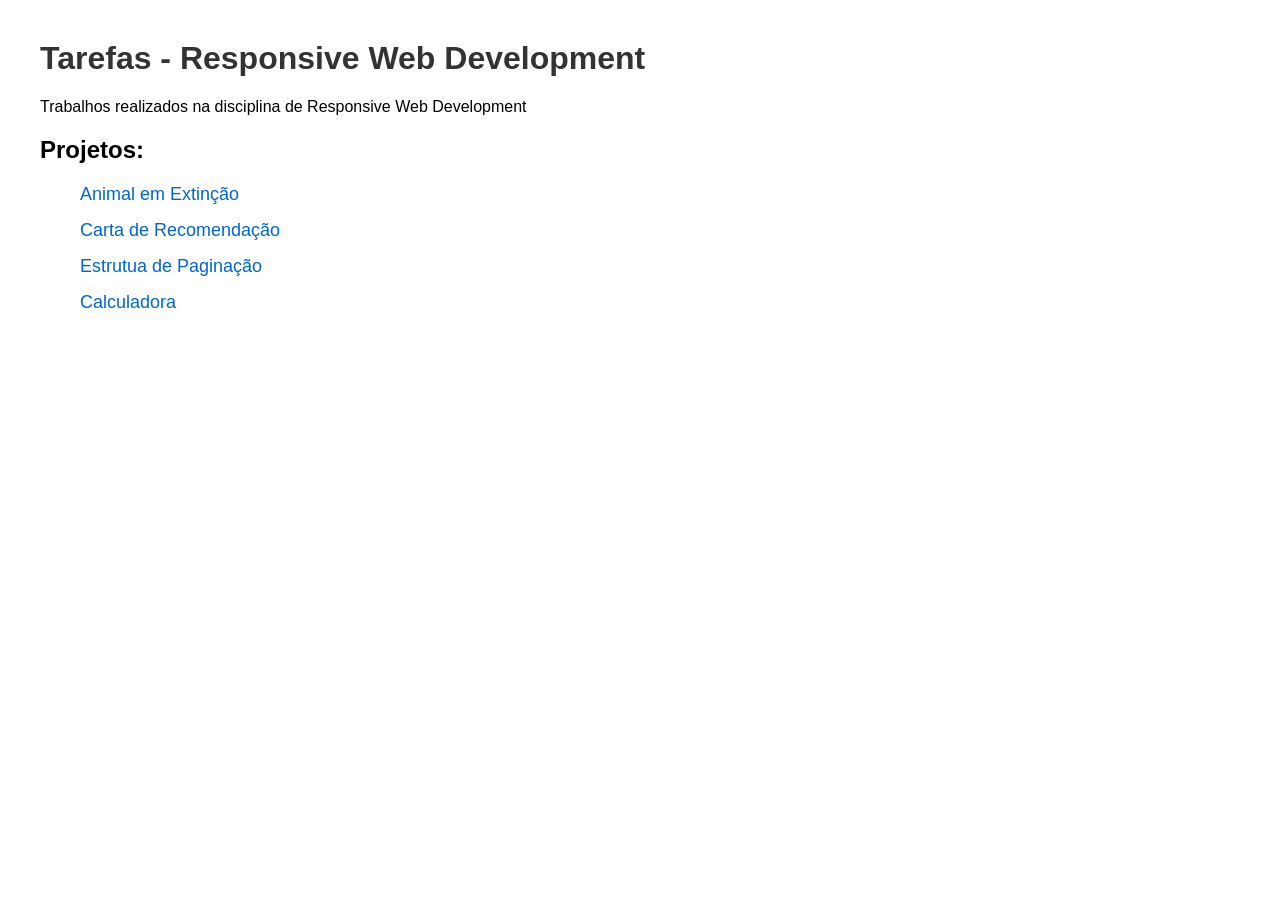
<file: index.html>
<!DOCTYPE html>
<html lang="pt-BR">
<head>
    <meta charset="UTF-8">
    <meta name="viewport" content="width=device-width, initial-scale=1.0">
    <title>Tarefas - Responsive Web Development</title>
    <style>
        body { font-family: Arial, sans-serif; margin: 40px; }
        h1 { color: #333; }
        ul { list-style-type: none; }
        li { margin: 15px 0; }
        a { color: #0066cc; text-decoration: none; font-size: 18px; }
        a:hover { text-decoration: underline; }
    </style>
</head>
<body>
    <h1>Tarefas - Responsive Web Development</h1>
    <p>Trabalhos realizados na disciplina de Responsive Web Development</p>
    
    <h2>Projetos:</h2>
    <ul>
        <li><a href="animal-extincao/index.html" target="_blank">Animal em Extinção</a></li>
        <li><a href="carta-recomendacao/index.html" target="_blank">Carta de Recomendação</a></li>
        <li><a href="estrutura-paginacao/index.html" target="_blank">Estrutua de Paginação</a></li>
        <li><a href="calculadora/index.html" target="_blank">Calculadora</a></li>
    </ul>
</body>
</html>
</file>
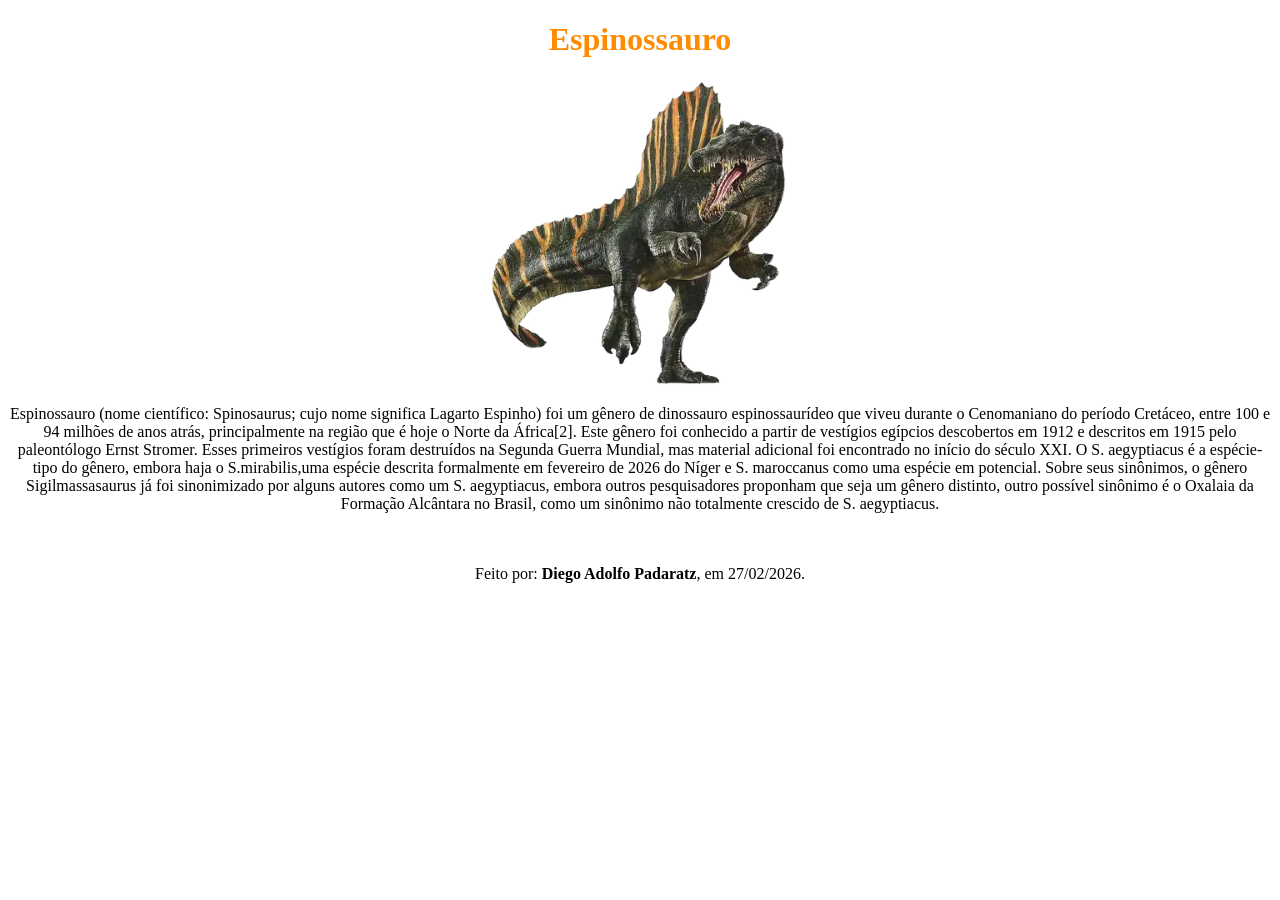
<file: animal-extincao/index.html>
<!DOCTYPE html>
<html lang="pt-br">
<head>
    <meta charset="UTF-8">
    <meta name="viewport" content="width=device-width, initial-scale=1.0">
    <title>Espinossauro</title>
</head>
<body style="text-align: center;">
    <h1 style="color: darkorange;">Espinossauro</h1>
    <img style="width: 300px;" src="Spinosaurus.png" alt="Aqui tem uma imagem do Tubarão Raposa">
    <p class="padding: 10px 80px;">
        Espinossauro (nome científico: Spinosaurus; cujo nome significa Lagarto Espinho) foi um gênero de dinossauro espinossaurídeo que viveu durante o Cenomaniano do período Cretáceo, entre 100 e 94 milhões de anos atrás, principalmente na região que é hoje o Norte da África[2]. Este gênero foi conhecido a partir de vestígios egípcios descobertos em 1912 e descritos em 1915 pelo paleontólogo Ernst Stromer. Esses primeiros vestígios foram destruídos na Segunda Guerra Mundial, mas material adicional foi encontrado no início do século XXI. O S. aegyptiacus é a espécie-tipo do gênero, embora haja o S.mirabilis,uma espécie descrita formalmente em fevereiro de 2026 do Níger e S. maroccanus como uma espécie em potencial. Sobre seus sinônimos, o gênero Sigilmassasaurus já foi sinonimizado por alguns autores como um S. aegyptiacus, embora outros pesquisadores proponham que seja um gênero distinto, outro possível sinônimo é o Oxalaia da Formação Alcântara no Brasil, como um sinônimo não totalmente crescido de S. aegyptiacus.
    </p>
    <br>
    <br>
    <span>Feito por: <strong>Diego Adolfo Padaratz</strong>, em 27/02/2026.</span>
</body>
</html>
</file>
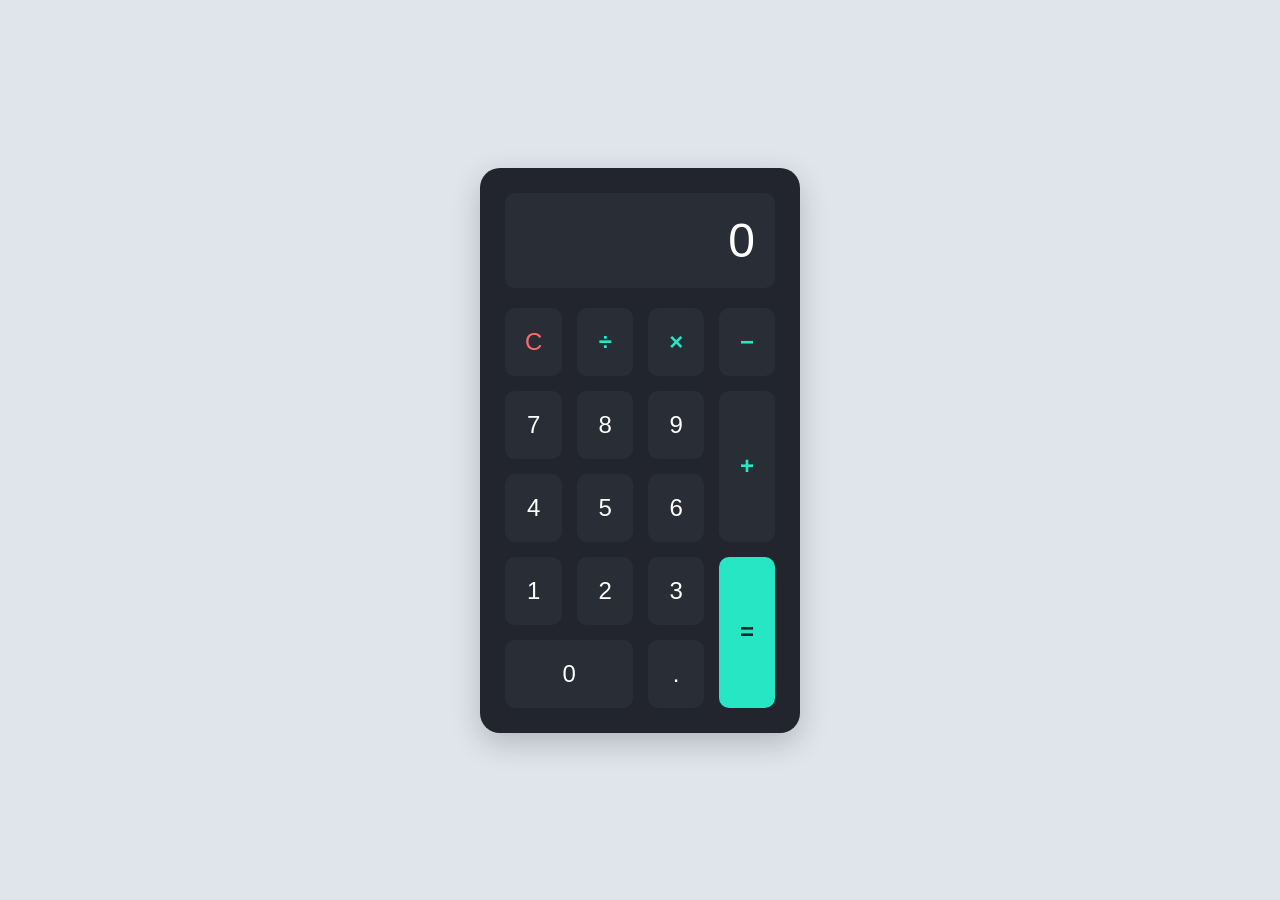
<file: calculadora/index.html>
<!DOCTYPE html>
<html lang="pt-BR">
<head>
    <meta charset="UTF-8">
    <meta name="viewport" content="width=device-width, initial-scale=1.0">
    <title>Calculadora</title>
    <link rel="stylesheet" href="styles.css">
</head>
<body>

<div class="calculator">
    <div class="display" id="display">0</div>
    
    <div class="keypad">
        <button class="btn btn-clear" onclick="clearDisplay()">C</button>
        <button class="btn btn-operator" onclick="appendOperator('/')">÷</button>
        <button class="btn btn-operator" onclick="appendOperator('*')">×</button>
        <button class="btn btn-operator" onclick="appendOperator('-')">−</button>
        
        <button class="btn" onclick="appendNumber('7')">7</button>
        <button class="btn" onclick="appendNumber('8')">8</button>
        <button class="btn" onclick="appendNumber('9')">9</button>
        <button class="btn btn-operator btn-tall" onclick="appendOperator('+')">+</button>
        
        <button class="btn" onclick="appendNumber('4')">4</button>
        <button class="btn" onclick="appendNumber('5')">5</button>
        <button class="btn" onclick="appendNumber('6')">6</button>
        
        <button class="btn" onclick="appendNumber('1')">1</button>
        <button class="btn" onclick="appendNumber('2')">2</button>
        <button class="btn" onclick="appendNumber('3')">3</button>
        <button class="btn btn-equal btn-tall" onclick="calculate()">=</button>
        
        <button class="btn btn-wide" onclick="appendNumber('0')">0</button>
        <button class="btn" onclick="appendNumber('.')">.</button>
    </div>
</div>

<script src="scripts.js"></script>
</body>
</html>
</file>
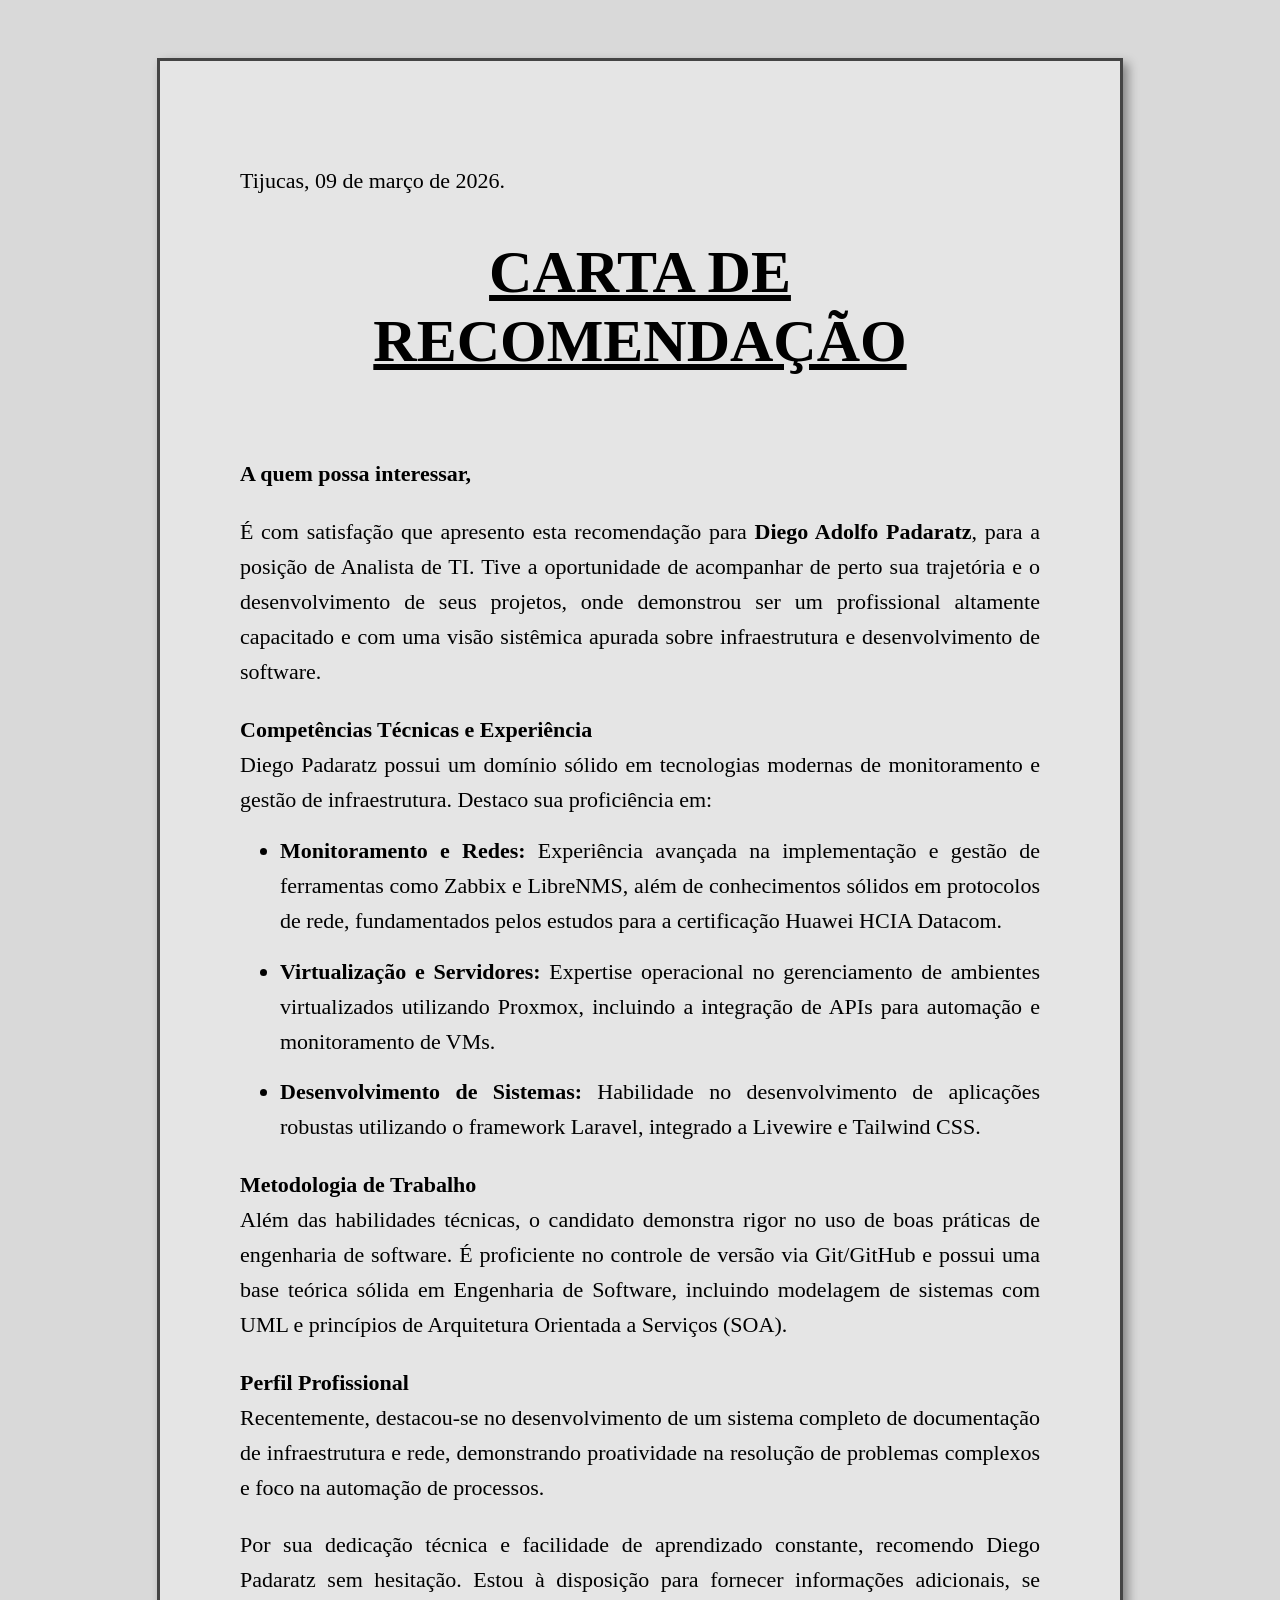
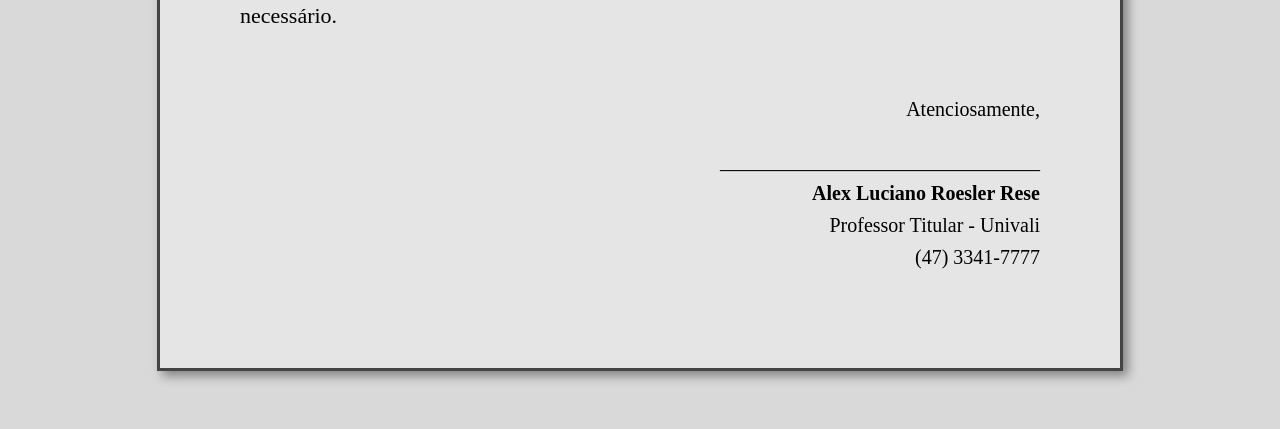
<file: carta-recomendacao/index.html>
<!DOCTYPE html>
<html lang="pt-br">
<head>
    <meta charset="UTF-8">
    <meta name="viewport" content="width=device-width, initial-scale=1.0">
    <link rel="stylesheet" href="styles.css">
    <title>Carta de Recomendação - Diego Padaratz</title>
</head>
<body>
    <div class="box">
        <p class="data">Tijucas, 09 de março de 2026.</p>
        
        <h1>Carta de Recomendação</h1>
        
        <p><strong>A quem possa interessar,</strong></p>

        <p>É com satisfação que apresento esta recomendação para <strong>Diego Adolfo Padaratz</strong>, para a posição de Analista de TI. Tive a oportunidade de acompanhar de perto sua trajetória e o desenvolvimento de seus projetos, onde demonstrou ser um profissional altamente capacitado e com uma visão sistêmica apurada sobre infraestrutura e desenvolvimento de software.</p>

        <p><strong>Competências Técnicas e Experiência</strong><br>
        Diego Padaratz possui um domínio sólido em tecnologias modernas de monitoramento e gestão de infraestrutura. Destaco sua proficiência em:</p>

        <ul>
            <li><strong>Monitoramento e Redes:</strong> Experiência avançada na implementação e gestão de ferramentas como Zabbix e LibreNMS, além de conhecimentos sólidos em protocolos de rede, fundamentados pelos estudos para a certificação Huawei HCIA Datacom.</li>
            <li><strong>Virtualização e Servidores:</strong> Expertise operacional no gerenciamento de ambientes virtualizados utilizando Proxmox, incluindo a integração de APIs para automação e monitoramento de VMs.</li>
            <li><strong>Desenvolvimento de Sistemas:</strong> Habilidade no desenvolvimento de aplicações robustas utilizando o framework Laravel, integrado a Livewire e Tailwind CSS.</li>
        </ul>

        <p><strong>Metodologia de Trabalho</strong><br>
        Além das habilidades técnicas, o candidato demonstra rigor no uso de boas práticas de engenharia de software. É proficiente no controle de versão via Git/GitHub e possui uma base teórica sólida em Engenharia de Software, incluindo modelagem de sistemas com UML e princípios de Arquitetura Orientada a Serviços (SOA).</p>

        <p><strong>Perfil Profissional</strong><br>
        Recentemente, destacou-se no desenvolvimento de um sistema completo de documentação de infraestrutura e rede, demonstrando proatividade na resolução de problemas complexos e foco na automação de processos.</p>

        <p>Por sua dedicação técnica e facilidade de aprendizado constante, recomendo Diego Padaratz sem hesitação. Estou à disposição para fornecer informações adicionais, se necessário.</p>

        <div class="assinatura">
            <p>Atenciosamente,</p>
            <p>________________________________<br>
            <strong>Alex Luciano Roesler Rese</strong><br>
            Professor Titular - Univali<br>
            (47) 3341-7777</p>
        </div>
    </div>
</body>
</html>
</file>
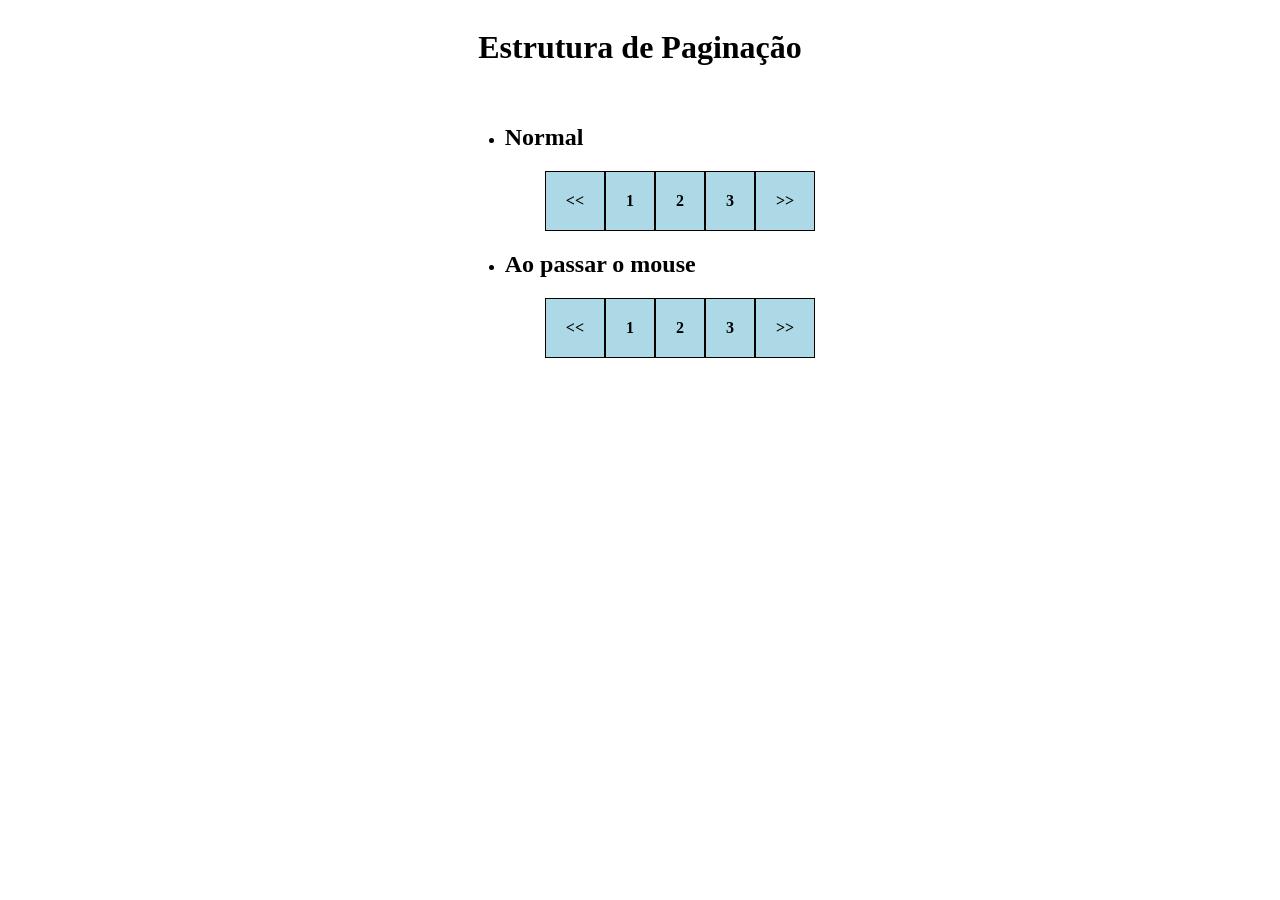
<file: estrutura-paginacao/index.html>
<!DOCTYPE html>
<html lang="pt-br">
<head>
    <meta charset="UTF-8">
    <meta name="viewport" content="width=device-width, initial-scale=1.0">
    <link rel="stylesheet" href="styles.css">
    <title>Estrutura de Paginação</title>
</head>
<body>
    <h1>Estrutura de Paginação</h1>

    <ul>
        <li>
            <h2>Normal</h2>
            <ul class="pagination">
                <li class="box"><<</li>
                <li class="box">1</li>
                <li class="box">2</li>
                <li class="box">3</li>
                <li class="box">>></li>
            </ul>
        </li>
        <li>
            <h2>Ao passar o mouse</h2>
            <ul class="pagination">
                <li class="box item"><<</li>
                <li class="box item">1</li>
                <li class="box item">2</li>
                <li class="box item">3</li>
                <li class="box item">>></li>
            </ul>
        </li>
    </ul>
</body>
</html>
</file>
<file: calculadora/styles.css>
* {
    box-sizing: border-box;
    margin: 0;
    padding: 0;
    font-family: 'Segoe UI', Tahoma, Geneva, Verdana, sans-serif;
}

body {
    display: flex;
    justify-content: center;
    align-items: center;
    min-height: 100vh;
    background-color: #e0e5ec;
}

.calculator {
    background-color: #22252d;
    padding: 25px;
    border-radius: 20px;
    box-shadow: 0px 10px 30px rgba(0, 0, 0, 0.2);
    width: 320px;
}

.display {
    background-color: #292d36;
    color: #fff;
    font-size: 3rem;
    text-align: right;
    padding: 20px;
    border-radius: 10px;
    margin-bottom: 20px;
    overflow-x: auto;
    white-space: nowrap;
}

.keypad {
    display: grid;
    grid-template-columns: repeat(4, 1fr);
    gap: 15px;
}

.btn {
    background-color: #292d36;
    color: #fff;
    border: none;
    padding: 20px;
    font-size: 1.5rem;
    border-radius: 10px;
    cursor: pointer;
    transition: all 0.2s ease;
}

.btn:hover {
    background-color: #3f4451;
}

.btn:active {
    transform: scale(0.95);
}

/* Classes específicas para dar destaque */
.btn-operator {
    color: #26e6c4;
    font-weight: bold;
}

.btn-clear {
    color: #ff6b6b;
}

.btn-equal {
    background-color: #26e6c4;
    color: #22252d;
    font-weight: bold;
}

.btn-equal:hover {
    background-color: #1ebba0;
}

/* Usando grid para botões maiores */
.btn-tall {
    grid-row: span 2;
}

.btn-wide {
    grid-column: span 2;
}
</file>
<file: carta-recomendacao/styles.css>
body {
    background-color: #d9d9d9;
    font-family: "Times New Roman", serif;
    display: flex;
    justify-content: center;
}

.box {
    width: 800px;
    margin: 50px auto;
    padding: 80px;
    background-color: #e5e5e5;
    border: 3px solid #444;
    box-shadow: 5px 5px 10px rgba(0,0,0,0.4);
}

h1 {
    text-align: center;
    font-size: 60px;
    margin-bottom: 80px;
    text-transform: uppercase;
    text-decoration: underline;
}

p, li {
    font-size: 22px; /* Reduzi levemente para caber melhor no papel A4 fictício */
    text-align: justify;
    line-height: 1.6;
    margin-bottom: 15px;
}

ul {
    margin-bottom: 20px;
    padding-left: 40px;
}

.data {
    margin-bottom: 40px;
    text-align: left;
}

.assinatura {
    text-align: right;
    margin-top: 60px;
    line-height: 1.2;
}

.assinatura p {
    text-align: right;
    font-size: 20px;
}
</file>
<file: estrutura-paginacao/styles.css>
body {
    display: flex;
    flex-direction: column;
    align-items: center;
    justify-content: center;
}

.pagination {
    gap: 0px;
    display: flex;
}

.box {
    display: inline-block;
    padding: 20px 20px;
    border: black solid 1px;
    font-weight: bold;
    background-color: lightblue;
}

.item:hover {
    background-color: gray;
    color: white;
    cursor: pointer;
}
</file>
